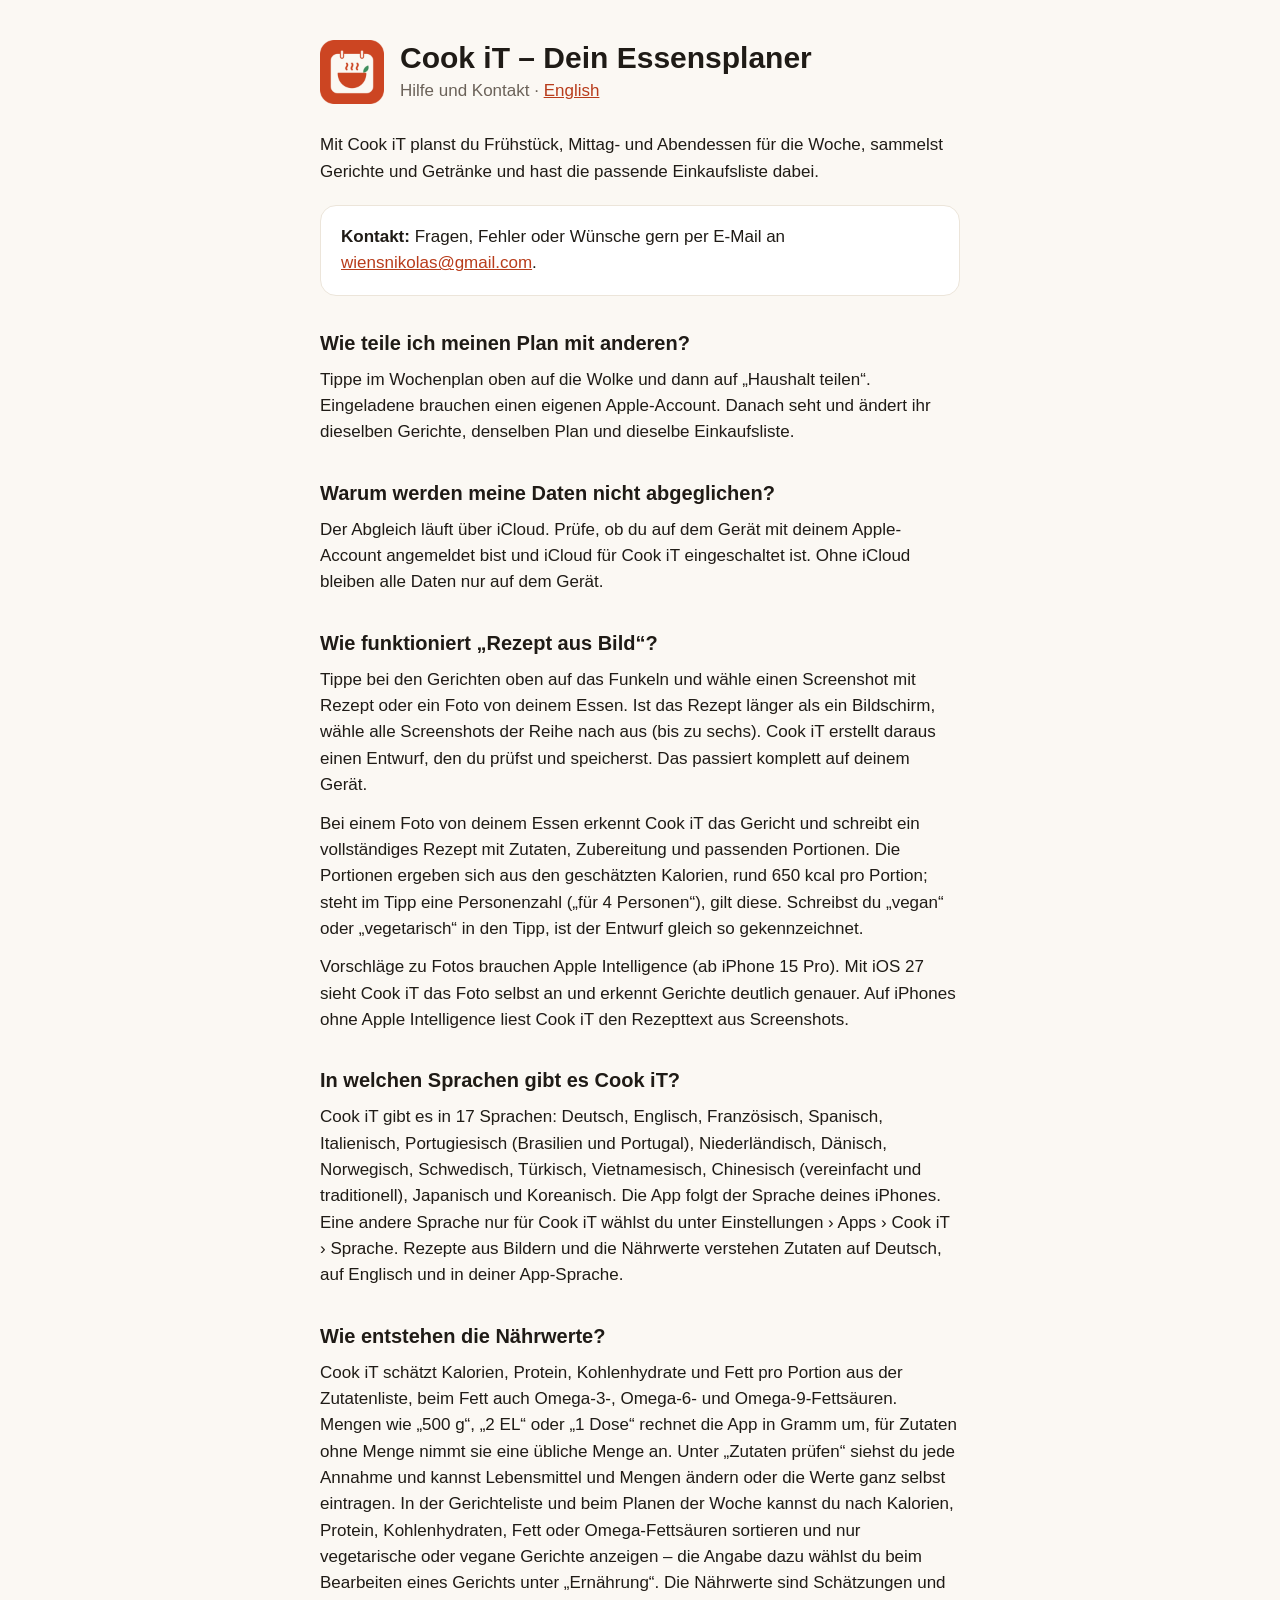
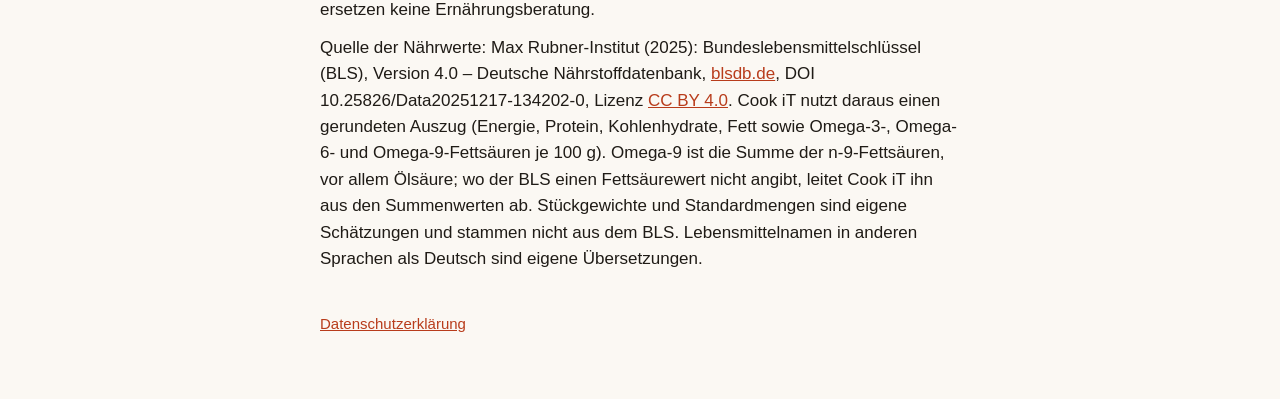
<file: index.html>
<!doctype html>
<html lang="de">
<head>
<meta charset="utf-8">
<meta name="viewport" content="width=device-width, initial-scale=1">
<title>Cook iT – Dein Essensplaner – Support</title>
<meta name="description" content="Hilfe und Kontakt für die App Cook iT – Dein Essensplaner.">
<link rel="stylesheet" href="style.css">
<link rel="icon" href="icon.png">
<link rel="alternate" hreflang="de" href="https://mayo73.github.io/foody-app/">
<link rel="alternate" hreflang="en" href="https://mayo73.github.io/foody-app/en/">
</head>
<body>
<main>
<header>
<img src="icon.png" alt="">
<div>
<h1>Cook iT – Dein Essensplaner</h1>
<p>Hilfe und Kontakt · <a href="en/" lang="en" hreflang="en">English</a></p>
</div>
</header>

<p>Mit Cook iT planst du Frühstück, Mittag- und Abendessen für die Woche, sammelst Gerichte und Getränke und hast die passende Einkaufsliste dabei.</p>

<div class="card">
<strong>Kontakt:</strong> Fragen, Fehler oder Wünsche gern per E-Mail an
<a href="mailto:wiensnikolas@gmail.com?subject=Cook%20iT">wiensnikolas@gmail.com</a>.
</div>

<h2>Wie teile ich meinen Plan mit anderen?</h2>
<p>Tippe im Wochenplan oben auf die Wolke und dann auf „Haushalt teilen“. Eingeladene brauchen einen eigenen Apple-Account. Danach seht und ändert ihr dieselben Gerichte, denselben Plan und dieselbe Einkaufsliste.</p>

<h2>Warum werden meine Daten nicht abgeglichen?</h2>
<p>Der Abgleich läuft über iCloud. Prüfe, ob du auf dem Gerät mit deinem Apple-Account angemeldet bist und iCloud für Cook iT eingeschaltet ist. Ohne iCloud bleiben alle Daten nur auf dem Gerät.</p>

<h2>Wie funktioniert „Rezept aus Bild“?</h2>
<p>Tippe bei den Gerichten oben auf das Funkeln und wähle einen Screenshot mit Rezept oder ein Foto von deinem Essen. Ist das Rezept länger als ein Bildschirm, wähle alle Screenshots der Reihe nach aus (bis zu sechs). Cook iT erstellt daraus einen Entwurf, den du prüfst und speicherst. Das passiert komplett auf deinem Gerät.</p>
<p>Bei einem Foto von deinem Essen erkennt Cook iT das Gericht und schreibt ein vollständiges Rezept mit Zutaten, Zubereitung und passenden Portionen. Die Portionen ergeben sich aus den geschätzten Kalorien, rund 650 kcal pro Portion; steht im Tipp eine Personenzahl („für 4 Personen“), gilt diese. Schreibst du „vegan“ oder „vegetarisch“ in den Tipp, ist der Entwurf gleich so gekennzeichnet.</p>
<p>Vorschläge zu Fotos brauchen Apple Intelligence (ab iPhone 15 Pro). Mit iOS 27 sieht Cook iT das Foto selbst an und erkennt Gerichte deutlich genauer. Auf iPhones ohne Apple Intelligence liest Cook iT den Rezepttext aus Screenshots.</p>

<h2>In welchen Sprachen gibt es Cook iT?</h2>
<p>Cook iT gibt es in 17 Sprachen: Deutsch, Englisch, Französisch, Spanisch, Italienisch, Portugiesisch (Brasilien und Portugal), Niederländisch, Dänisch, Norwegisch, Schwedisch, Türkisch, Vietnamesisch, Chinesisch (vereinfacht und traditionell), Japanisch und Koreanisch. Die App folgt der Sprache deines iPhones. Eine andere Sprache nur für Cook iT wählst du unter Einstellungen › Apps › Cook iT › Sprache. Rezepte aus Bildern und die Nährwerte verstehen Zutaten auf Deutsch, auf Englisch und in deiner App-Sprache.</p>

<h2>Wie entstehen die Nährwerte?</h2>
<p>Cook iT schätzt Kalorien, Protein, Kohlenhydrate und Fett pro Portion aus der Zutatenliste, beim Fett auch Omega-3-, Omega-6- und Omega-9-Fettsäuren. Mengen wie „500 g“, „2 EL“ oder „1 Dose“ rechnet die App in Gramm um, für Zutaten ohne Menge nimmt sie eine übliche Menge an. Unter „Zutaten prüfen“ siehst du jede Annahme und kannst Lebensmittel und Mengen ändern oder die Werte ganz selbst eintragen. In der Gerichteliste und beim Planen der Woche kannst du nach Kalorien, Protein, Kohlenhydraten, Fett oder Omega-Fettsäuren sortieren und nur vegetarische oder vegane Gerichte anzeigen – die Angabe dazu wählst du beim Bearbeiten eines Gerichts unter „Ernährung“. Die Nährwerte sind Schätzungen und ersetzen keine Ernährungsberatung.</p>
<p>Quelle der Nährwerte: Max Rubner-Institut (2025): Bundeslebensmittelschlüssel (BLS), Version 4.0 – Deutsche Nährstoffdatenbank, <a href="https://www.blsdb.de">blsdb.de</a>, DOI 10.25826/Data20251217-134202-0, Lizenz <a href="https://creativecommons.org/licenses/by/4.0/deed.de">CC BY 4.0</a>. Cook iT nutzt daraus einen gerundeten Auszug (Energie, Protein, Kohlenhydrate, Fett sowie Omega-3-, Omega-6- und Omega-9-Fettsäuren je 100 g). Omega-9 ist die Summe der n-9-Fettsäuren, vor allem Ölsäure; wo der BLS einen Fettsäurewert nicht angibt, leitet Cook iT ihn aus den Summenwerten ab. Stückgewichte und Standardmengen sind eigene Schätzungen und stammen nicht aus dem BLS. Lebensmittelnamen in anderen Sprachen als Deutsch sind eigene Übersetzungen.</p>

<footer><a href="datenschutz.html">Datenschutzerklärung</a></footer>
</main>
</body>
</html>
</file>
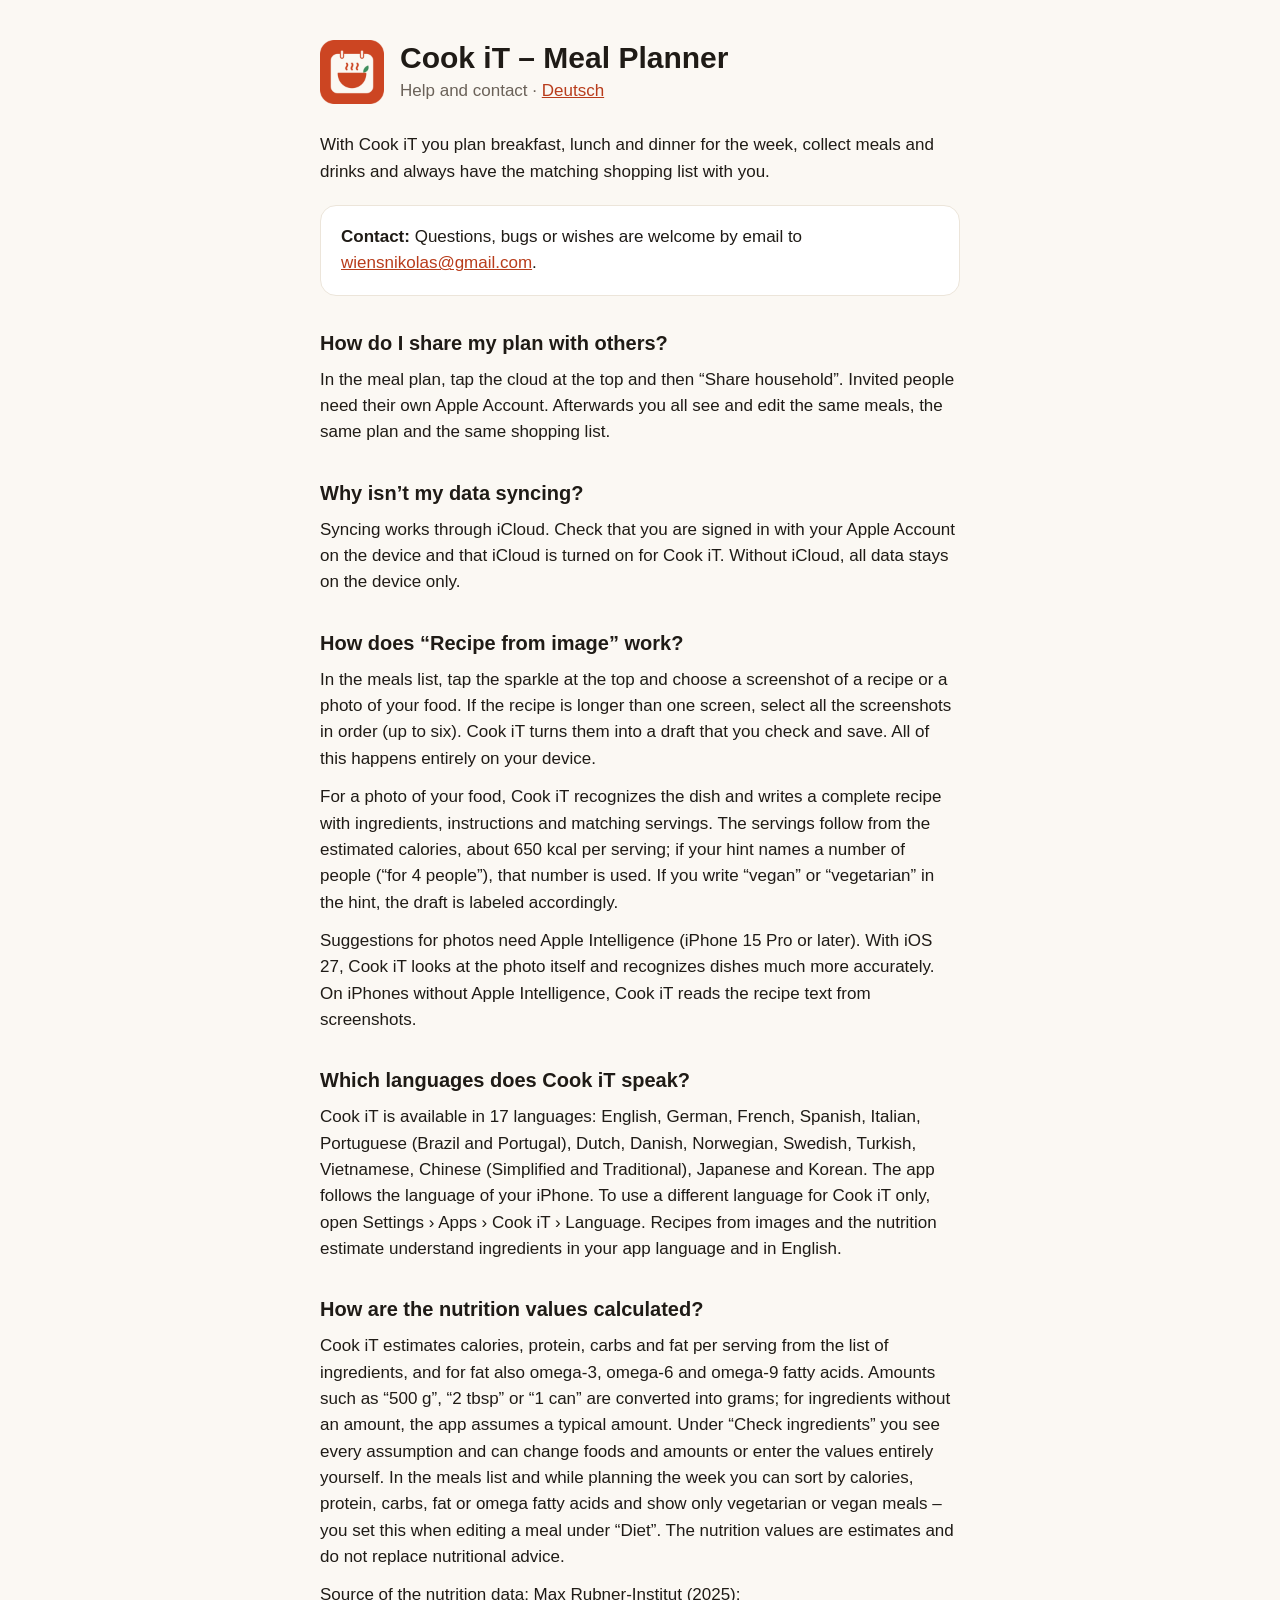
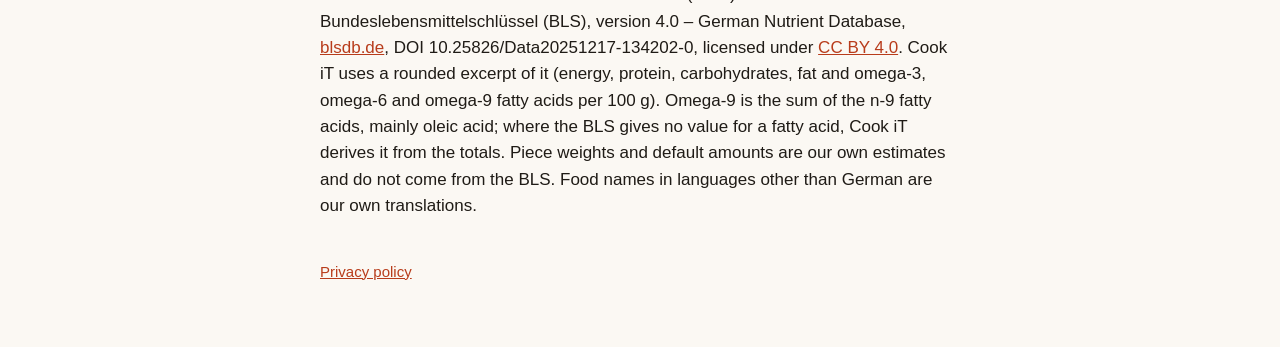
<file: en/index.html>
<!doctype html>
<html lang="en">
<head>
<meta charset="utf-8">
<meta name="viewport" content="width=device-width, initial-scale=1">
<title>Cook iT – Meal Planner – Support</title>
<meta name="description" content="Help and contact for the app Cook iT – Meal Planner.">
<link rel="stylesheet" href="../style.css">
<link rel="icon" href="../icon.png">
<link rel="alternate" hreflang="de" href="https://mayo73.github.io/foody-app/">
<link rel="alternate" hreflang="en" href="https://mayo73.github.io/foody-app/en/">
</head>
<body>
<main>
<header>
<img src="../icon.png" alt="">
<div>
<h1>Cook iT – Meal Planner</h1>
<p>Help and contact · <a href="../" lang="de" hreflang="de">Deutsch</a></p>
</div>
</header>

<p>With Cook iT you plan breakfast, lunch and dinner for the week, collect meals and drinks and always have the matching shopping list with you.</p>

<div class="card">
<strong>Contact:</strong> Questions, bugs or wishes are welcome by email to
<a href="mailto:wiensnikolas@gmail.com?subject=Cook%20iT">wiensnikolas@gmail.com</a>.
</div>

<h2>How do I share my plan with others?</h2>
<p>In the meal plan, tap the cloud at the top and then “Share household”. Invited people need their own Apple Account. Afterwards you all see and edit the same meals, the same plan and the same shopping list.</p>

<h2>Why isn’t my data syncing?</h2>
<p>Syncing works through iCloud. Check that you are signed in with your Apple Account on the device and that iCloud is turned on for Cook iT. Without iCloud, all data stays on the device only.</p>

<h2>How does “Recipe from image” work?</h2>
<p>In the meals list, tap the sparkle at the top and choose a screenshot of a recipe or a photo of your food. If the recipe is longer than one screen, select all the screenshots in order (up to six). Cook iT turns them into a draft that you check and save. All of this happens entirely on your device.</p>
<p>For a photo of your food, Cook iT recognizes the dish and writes a complete recipe with ingredients, instructions and matching servings. The servings follow from the estimated calories, about 650 kcal per serving; if your hint names a number of people (“for 4 people”), that number is used. If you write “vegan” or “vegetarian” in the hint, the draft is labeled accordingly.</p>
<p>Suggestions for photos need Apple Intelligence (iPhone 15 Pro or later). With iOS 27, Cook iT looks at the photo itself and recognizes dishes much more accurately. On iPhones without Apple Intelligence, Cook iT reads the recipe text from screenshots.</p>

<h2>Which languages does Cook iT speak?</h2>
<p>Cook iT is available in 17 languages: English, German, French, Spanish, Italian, Portuguese (Brazil and Portugal), Dutch, Danish, Norwegian, Swedish, Turkish, Vietnamese, Chinese (Simplified and Traditional), Japanese and Korean. The app follows the language of your iPhone. To use a different language for Cook iT only, open Settings › Apps › Cook iT › Language. Recipes from images and the nutrition estimate understand ingredients in your app language and in English.</p>

<h2>How are the nutrition values calculated?</h2>
<p>Cook iT estimates calories, protein, carbs and fat per serving from the list of ingredients, and for fat also omega-3, omega-6 and omega-9 fatty acids. Amounts such as “500 g”, “2 tbsp” or “1 can” are converted into grams; for ingredients without an amount, the app assumes a typical amount. Under “Check ingredients” you see every assumption and can change foods and amounts or enter the values entirely yourself. In the meals list and while planning the week you can sort by calories, protein, carbs, fat or omega fatty acids and show only vegetarian or vegan meals – you set this when editing a meal under “Diet”. The nutrition values are estimates and do not replace nutritional advice.</p>
<p>Source of the nutrition data: Max Rubner-Institut (2025): Bundeslebensmittelschlüssel (BLS), version 4.0 – German Nutrient Database, <a href="https://www.blsdb.de">blsdb.de</a>, DOI 10.25826/Data20251217-134202-0, licensed under <a href="https://creativecommons.org/licenses/by/4.0/">CC BY 4.0</a>. Cook iT uses a rounded excerpt of it (energy, protein, carbohydrates, fat and omega-3, omega-6 and omega-9 fatty acids per 100 g). Omega-9 is the sum of the n-9 fatty acids, mainly oleic acid; where the BLS gives no value for a fatty acid, Cook iT derives it from the totals. Piece weights and default amounts are our own estimates and do not come from the BLS. Food names in languages other than German are our own translations.</p>

<footer><a href="privacy.html">Privacy policy</a></footer>
</main>
</body>
</html>
</file>
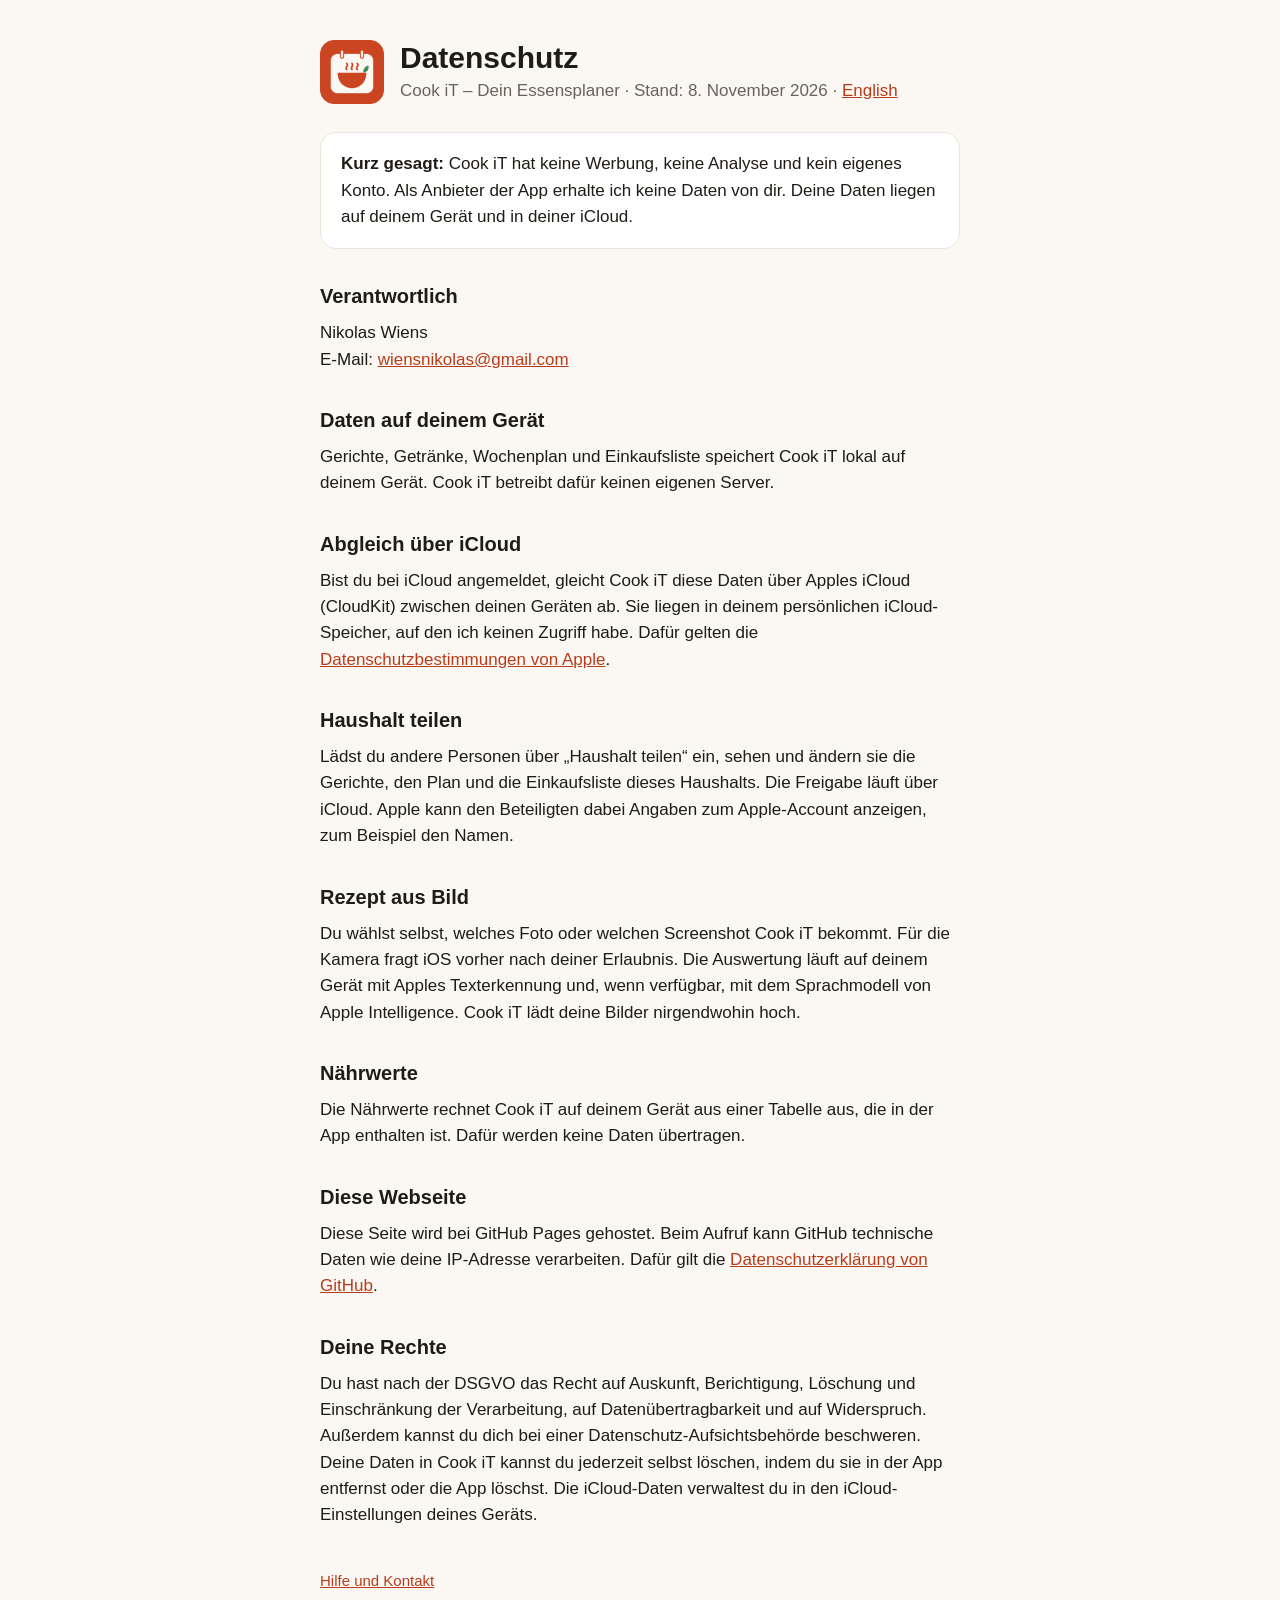
<file: datenschutz.html>
<!doctype html>
<html lang="de">
<head>
<meta charset="utf-8">
<meta name="viewport" content="width=device-width, initial-scale=1">
<title>Cook iT – Dein Essensplaner – Datenschutz</title>
<meta name="description" content="Datenschutzerklärung der App Cook iT – Dein Essensplaner.">
<link rel="stylesheet" href="style.css">
<link rel="icon" href="icon.png">
<link rel="alternate" hreflang="de" href="https://mayo73.github.io/foody-app/datenschutz.html">
<link rel="alternate" hreflang="en" href="https://mayo73.github.io/foody-app/en/privacy.html">
</head>
<body>
<main>
<header>
<img src="icon.png" alt="">
<div>
<h1>Datenschutz</h1>
<p>Cook iT – Dein Essensplaner · Stand: 8. November 2026 · <a href="en/privacy.html" lang="en" hreflang="en">English</a></p>
</div>
</header>

<div class="card">
<strong>Kurz gesagt:</strong> Cook iT hat keine Werbung, keine Analyse und kein eigenes Konto. Als Anbieter der App erhalte ich keine Daten von dir. Deine Daten liegen auf deinem Gerät und in deiner iCloud.
</div>

<h2>Verantwortlich</h2>
<p>Nikolas Wiens<br>
E-Mail: <a href="mailto:wiensnikolas@gmail.com">wiensnikolas@gmail.com</a></p>

<h2>Daten auf deinem Gerät</h2>
<p>Gerichte, Getränke, Wochenplan und Einkaufsliste speichert Cook iT lokal auf deinem Gerät. Cook iT betreibt dafür keinen eigenen Server.</p>

<h2>Abgleich über iCloud</h2>
<p>Bist du bei iCloud angemeldet, gleicht Cook iT diese Daten über Apples iCloud (CloudKit) zwischen deinen Geräten ab. Sie liegen in deinem persönlichen iCloud-Speicher, auf den ich keinen Zugriff habe. Dafür gelten die <a href="https://www.apple.com/de/legal/privacy/">Datenschutzbestimmungen von Apple</a>.</p>

<h2>Haushalt teilen</h2>
<p>Lädst du andere Personen über „Haushalt teilen“ ein, sehen und ändern sie die Gerichte, den Plan und die Einkaufsliste dieses Haushalts. Die Freigabe läuft über iCloud. Apple kann den Beteiligten dabei Angaben zum Apple-Account anzeigen, zum Beispiel den Namen.</p>

<h2>Rezept aus Bild</h2>
<p>Du wählst selbst, welches Foto oder welchen Screenshot Cook iT bekommt. Für die Kamera fragt iOS vorher nach deiner Erlaubnis. Die Auswertung läuft auf deinem Gerät mit Apples Texterkennung und, wenn verfügbar, mit dem Sprachmodell von Apple Intelligence. Cook iT lädt deine Bilder nirgendwohin hoch.</p>

<h2>Nährwerte</h2>
<p>Die Nährwerte rechnet Cook iT auf deinem Gerät aus einer Tabelle aus, die in der App enthalten ist. Dafür werden keine Daten übertragen.</p>

<h2>Diese Webseite</h2>
<p>Diese Seite wird bei GitHub Pages gehostet. Beim Aufruf kann GitHub technische Daten wie deine IP-Adresse verarbeiten. Dafür gilt die <a href="https://docs.github.com/de/site-policy/privacy-policies/github-general-privacy-statement">Datenschutzerklärung von GitHub</a>.</p>

<h2>Deine Rechte</h2>
<p>Du hast nach der DSGVO das Recht auf Auskunft, Berichtigung, Löschung und Einschränkung der Verarbeitung, auf Datenübertragbarkeit und auf Widerspruch. Außerdem kannst du dich bei einer Datenschutz-Aufsichtsbehörde beschweren. Deine Daten in Cook iT kannst du jederzeit selbst löschen, indem du sie in der App entfernst oder die App löschst. Die iCloud-Daten verwaltest du in den iCloud-Einstellungen deines Geräts.</p>

<footer><a href="index.html">Hilfe und Kontakt</a></footer>
</main>
</body>
</html>
</file>
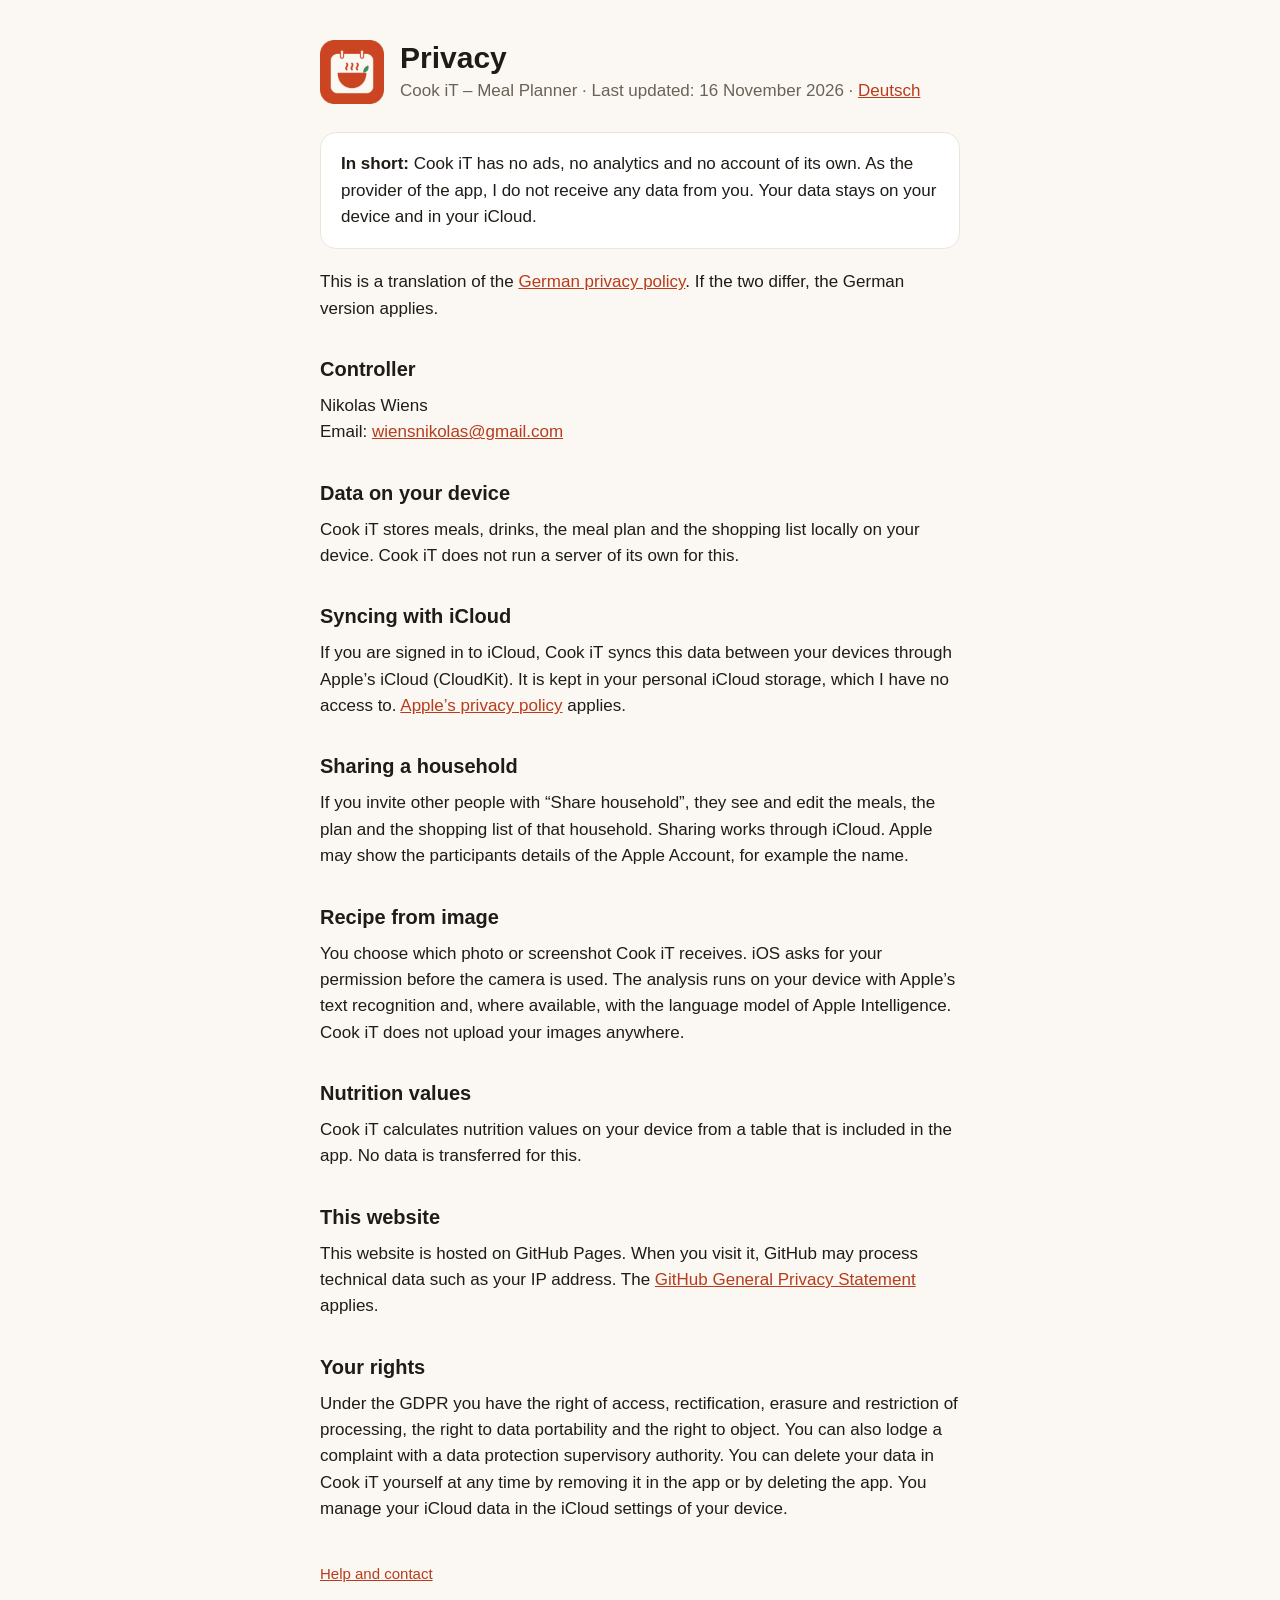
<file: en/privacy.html>
<!doctype html>
<html lang="en">
<head>
<meta charset="utf-8">
<meta name="viewport" content="width=device-width, initial-scale=1">
<title>Cook iT – Meal Planner – Privacy</title>
<meta name="description" content="Privacy policy of the app Cook iT – Meal Planner.">
<link rel="stylesheet" href="../style.css">
<link rel="icon" href="../icon.png">
<link rel="alternate" hreflang="de" href="https://mayo73.github.io/foody-app/datenschutz.html">
<link rel="alternate" hreflang="en" href="https://mayo73.github.io/foody-app/en/privacy.html">
</head>
<body>
<main>
<header>
<img src="../icon.png" alt="">
<div>
<h1>Privacy</h1>
<p>Cook iT – Meal Planner · Last updated: 16 November 2026 · <a href="../datenschutz.html" lang="de" hreflang="de">Deutsch</a></p>
</div>
</header>

<div class="card">
<strong>In short:</strong> Cook iT has no ads, no analytics and no account of its own. As the provider of the app, I do not receive any data from you. Your data stays on your device and in your iCloud.
</div>

<p>This is a translation of the <a href="../datenschutz.html">German privacy policy</a>. If the two differ, the German version applies.</p>

<h2>Controller</h2>
<p>Nikolas Wiens<br>
Email: <a href="mailto:wiensnikolas@gmail.com">wiensnikolas@gmail.com</a></p>

<h2>Data on your device</h2>
<p>Cook iT stores meals, drinks, the meal plan and the shopping list locally on your device. Cook iT does not run a server of its own for this.</p>

<h2>Syncing with iCloud</h2>
<p>If you are signed in to iCloud, Cook iT syncs this data between your devices through Apple’s iCloud (CloudKit). It is kept in your personal iCloud storage, which I have no access to. <a href="https://www.apple.com/legal/privacy/">Apple’s privacy policy</a> applies.</p>

<h2>Sharing a household</h2>
<p>If you invite other people with “Share household”, they see and edit the meals, the plan and the shopping list of that household. Sharing works through iCloud. Apple may show the participants details of the Apple Account, for example the name.</p>

<h2>Recipe from image</h2>
<p>You choose which photo or screenshot Cook iT receives. iOS asks for your permission before the camera is used. The analysis runs on your device with Apple’s text recognition and, where available, with the language model of Apple Intelligence. Cook iT does not upload your images anywhere.</p>

<h2>Nutrition values</h2>
<p>Cook iT calculates nutrition values on your device from a table that is included in the app. No data is transferred for this.</p>

<h2>This website</h2>
<p>This website is hosted on GitHub Pages. When you visit it, GitHub may process technical data such as your IP address. The <a href="https://docs.github.com/en/site-policy/privacy-policies/github-general-privacy-statement">GitHub General Privacy Statement</a> applies.</p>

<h2>Your rights</h2>
<p>Under the GDPR you have the right of access, rectification, erasure and restriction of processing, the right to data portability and the right to object. You can also lodge a complaint with a data protection supervisory authority. You can delete your data in Cook iT yourself at any time by removing it in the app or by deleting the app. You manage your iCloud data in the iCloud settings of your device.</p>

<footer><a href="index.html">Help and contact</a></footer>
</main>
</body>
</html>
</file>
<file: style.css>
:root { --bg:#FBF8F3; --surface:#FFFFFF; --text:#1F1B16; --muted:#6B6259; --border:#ECE5DA; --accent:#B83C1B; color-scheme: light dark; }
@media (prefers-color-scheme: dark) { :root { --bg:#14110F; --surface:#1E1A17; --text:#F7F1EA; --muted:#B9AEA3; --border:#352D28; --accent:#F06A43; } }
* { box-sizing: border-box; }
body { margin:0; background:var(--bg); color:var(--text); font:17px/1.55 -apple-system, BlinkMacSystemFont, "Segoe UI", Roboto, Helvetica, Arial, sans-serif; }
main { max-width:680px; margin:0 auto; padding:40px 20px 64px; }
header { display:flex; align-items:center; gap:16px; margin-bottom:28px; }
header img { width:64px; height:64px; }
h1 { font-size:30px; line-height:1.2; margin:0; }
header p { margin:2px 0 0; color:var(--muted); }
h2 { font-size:20px; margin:32px 0 8px; }
p, ul { margin:0 0 12px; }
ul { padding-left:22px; }
a { color:var(--accent); }
.card { background:var(--surface); border:1px solid var(--border); border-radius:16px; padding:18px 20px; margin:20px 0; }
footer { margin-top:40px; color:var(--muted); font-size:15px; }
</file>
